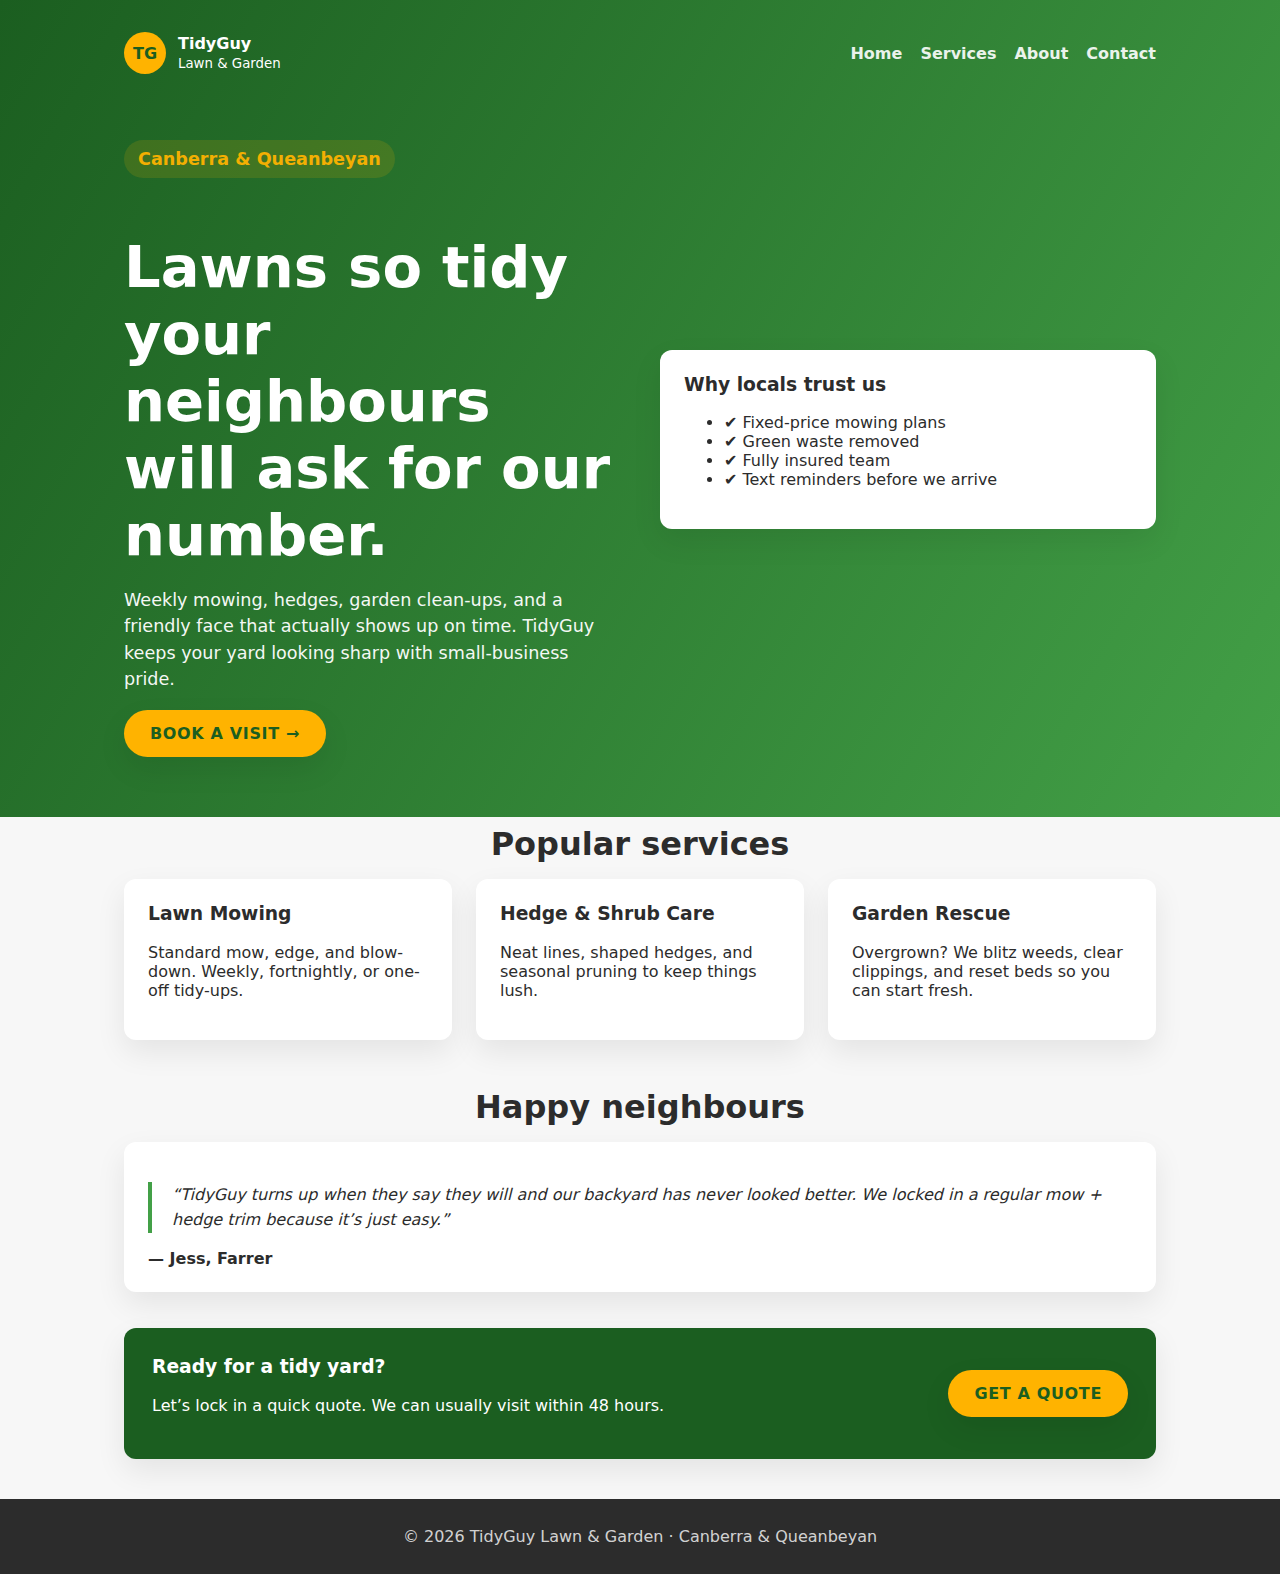
<file: index.html>
<!DOCTYPE html>
<html lang="en">
<head>
  <meta charset="UTF-8">
  <meta name="viewport" content="width=device-width, initial-scale=1.0">
  <title>TidyGuy Lawn Care | Canberra</title>
  <link rel="stylesheet" href="css/style.css">
</head>
<body>
  <header>
    <nav>
      <div class="logo">
        <div class="logo-mark">TG</div>
        <div>
          <strong>TidyGuy</strong><br>
          <small>Lawn & Garden</small>
        </div>
      </div>
      <ul>
        <li><a href="index.html">Home</a></li>
        <li><a href="services.html">Services</a></li>
        <li><a href="about.html">About</a></li>
        <li><a href="contact.html">Contact</a></li>
      </ul>
    </nav>
    <section class="hero">
      <div>
        <p class="badge">Canberra & Queanbeyan</p>
        <h1>Lawns so tidy your neighbours will ask for our number.</h1>
        <p>
          Weekly mowing, hedges, garden clean-ups, and a friendly face that actually shows up on time.
          TidyGuy keeps your yard looking sharp with small-business pride.
        </p>
        <a class="btn" href="contact.html">Book a visit →</a>
      </div>
      <div class="card">
        <h3>Why locals trust us</h3>
        <ul>
          <li>✔ Fixed-price mowing plans</li>
          <li>✔ Green waste removed</li>
          <li>✔ Fully insured team</li>
          <li>✔ Text reminders before we arrive</li>
        </ul>
      </div>
    </section>
  </header>

  <main class="main-overlap">
    <h2 class="section-heading">Popular services</h2>
    <div class="card-grid">
      <div class="card">
        <h3>Lawn Mowing</h3>
        <p>Standard mow, edge, and blow-down. Weekly, fortnightly, or one-off tidy-ups.</p>
      </div>
      <div class="card">
        <h3>Hedge & Shrub Care</h3>
        <p>Neat lines, shaped hedges, and seasonal pruning to keep things lush.</p>
      </div>
      <div class="card">
        <h3>Garden Rescue</h3>
        <p>Overgrown? We blitz weeds, clear clippings, and reset beds so you can start fresh.</p>
      </div>
    </div>

    <h2 class="section-heading">Happy neighbours</h2>
    <div class="card">
      <p class="testimonial">
        “TidyGuy turns up when they say they will and our backyard has never looked better.
        We locked in a regular mow + hedge trim because it’s just easy.”
      </p>
      <strong>— Jess, Farrer</strong>
    </div>

    <div class="cta-strip card" style="margin-top:36px;">
      <div>
        <h3>Ready for a tidy yard?</h3>
        <p>Let’s lock in a quick quote. We can usually visit within 48 hours.</p>
      </div>
      <a class="btn" href="contact.html">Get a quote</a>
    </div>
  </main>

  <footer>
    © <span id="year"></span> TidyGuy Lawn & Garden · Canberra & Queanbeyan
  </footer>

  <script>
    document.getElementById('year').textContent = new Date().getFullYear();
  </script>
</body>
</html>
</file>
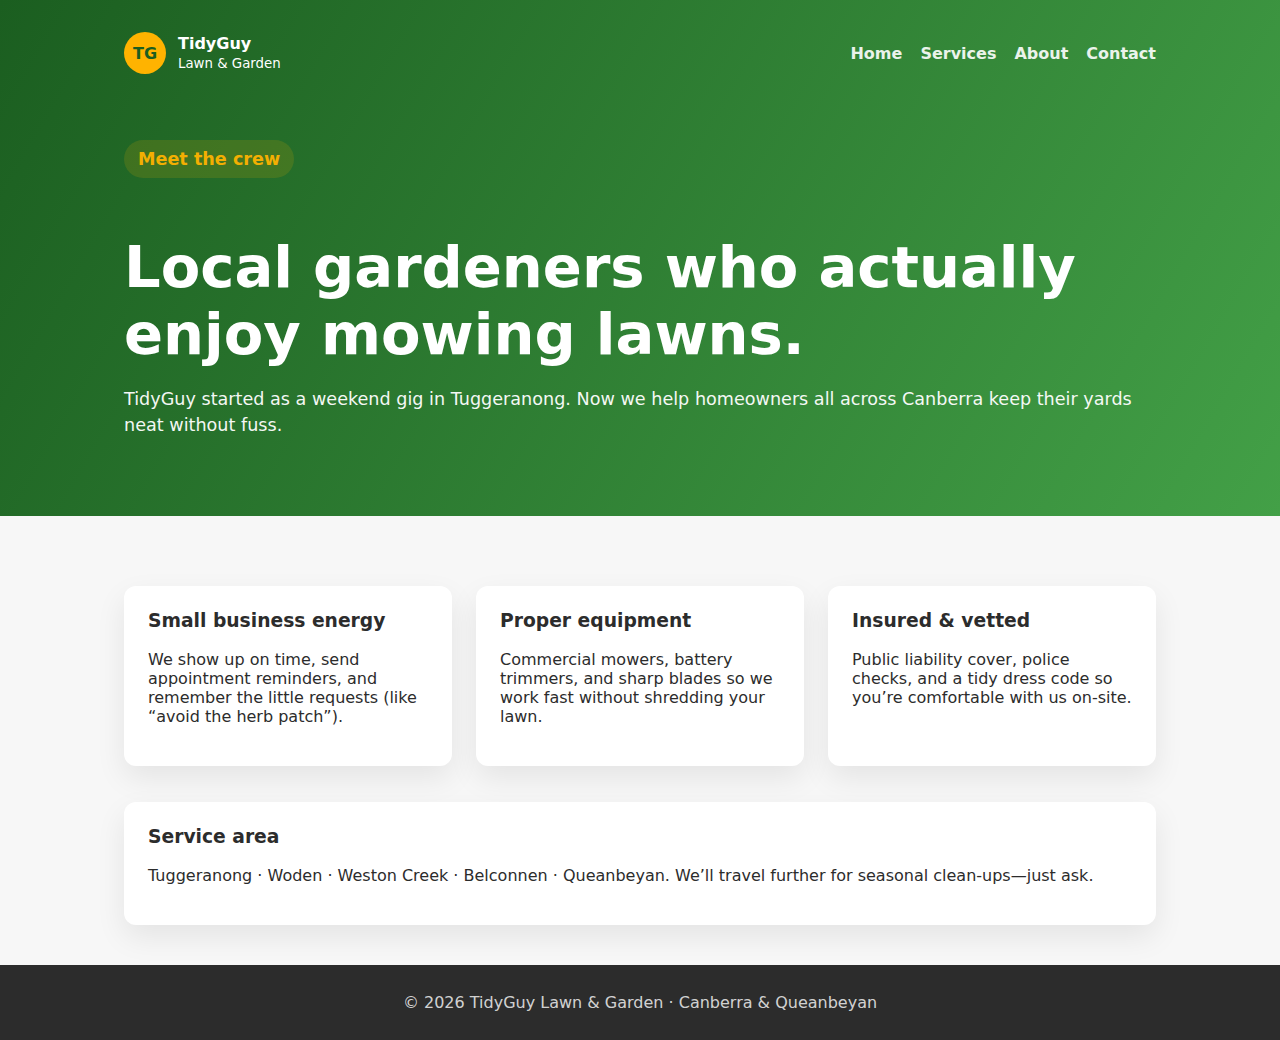
<file: about.html>
<!DOCTYPE html>
<html lang="en">
<head>
  <meta charset="UTF-8">
  <meta name="viewport" content="width=device-width, initial-scale=1.0">
  <title>About TidyGuy</title>
  <link rel="stylesheet" href="css/style.css">
</head>
<body>
  <header>
    <nav>
      <div class="logo">
        <div class="logo-mark">TG</div>
        <div>
          <strong>TidyGuy</strong><br>
          <small>Lawn & Garden</small>
        </div>
      </div>
      <ul>
        <li><a href="index.html">Home</a></li>
        <li><a href="services.html">Services</a></li>
        <li><a href="about.html">About</a></li>
        <li><a href="contact.html">Contact</a></li>
      </ul>
    </nav>
    <section class="hero">
      <div>
        <p class="badge">Meet the crew</p>
        <h1>Local gardeners who actually enjoy mowing lawns.</h1>
        <p>
          TidyGuy started as a weekend gig in Tuggeranong. Now we help homeowners all across Canberra keep their yards neat without fuss.
        </p>
      </div>
    </section>
  </header>

  <main class="page-main">
    <div class="card-grid">
      <div class="card">
        <h3>Small business energy</h3>
        <p>We show up on time, send appointment reminders, and remember the little requests (like “avoid the herb patch”).</p>
      </div>
      <div class="card">
        <h3>Proper equipment</h3>
        <p>Commercial mowers, battery trimmers, and sharp blades so we work fast without shredding your lawn.</p>
      </div>
      <div class="card">
        <h3>Insured & vetted</h3>
        <p>Public liability cover, police checks, and a tidy dress code so you’re comfortable with us on-site.</p>
      </div>
    </div>

    <div class="card" style="margin-top:36px;">
      <h3>Service area</h3>
      <p>Tuggeranong · Woden · Weston Creek · Belconnen · Queanbeyan. We’ll travel further for seasonal clean-ups—just ask.</p>
    </div>
  </main>

  <footer>
    © <span id="year"></span> TidyGuy Lawn & Garden · Canberra & Queanbeyan
  </footer>
  <script>document.getElementById('year').textContent = new Date().getFullYear();</script>
</body>
</html>
</file>
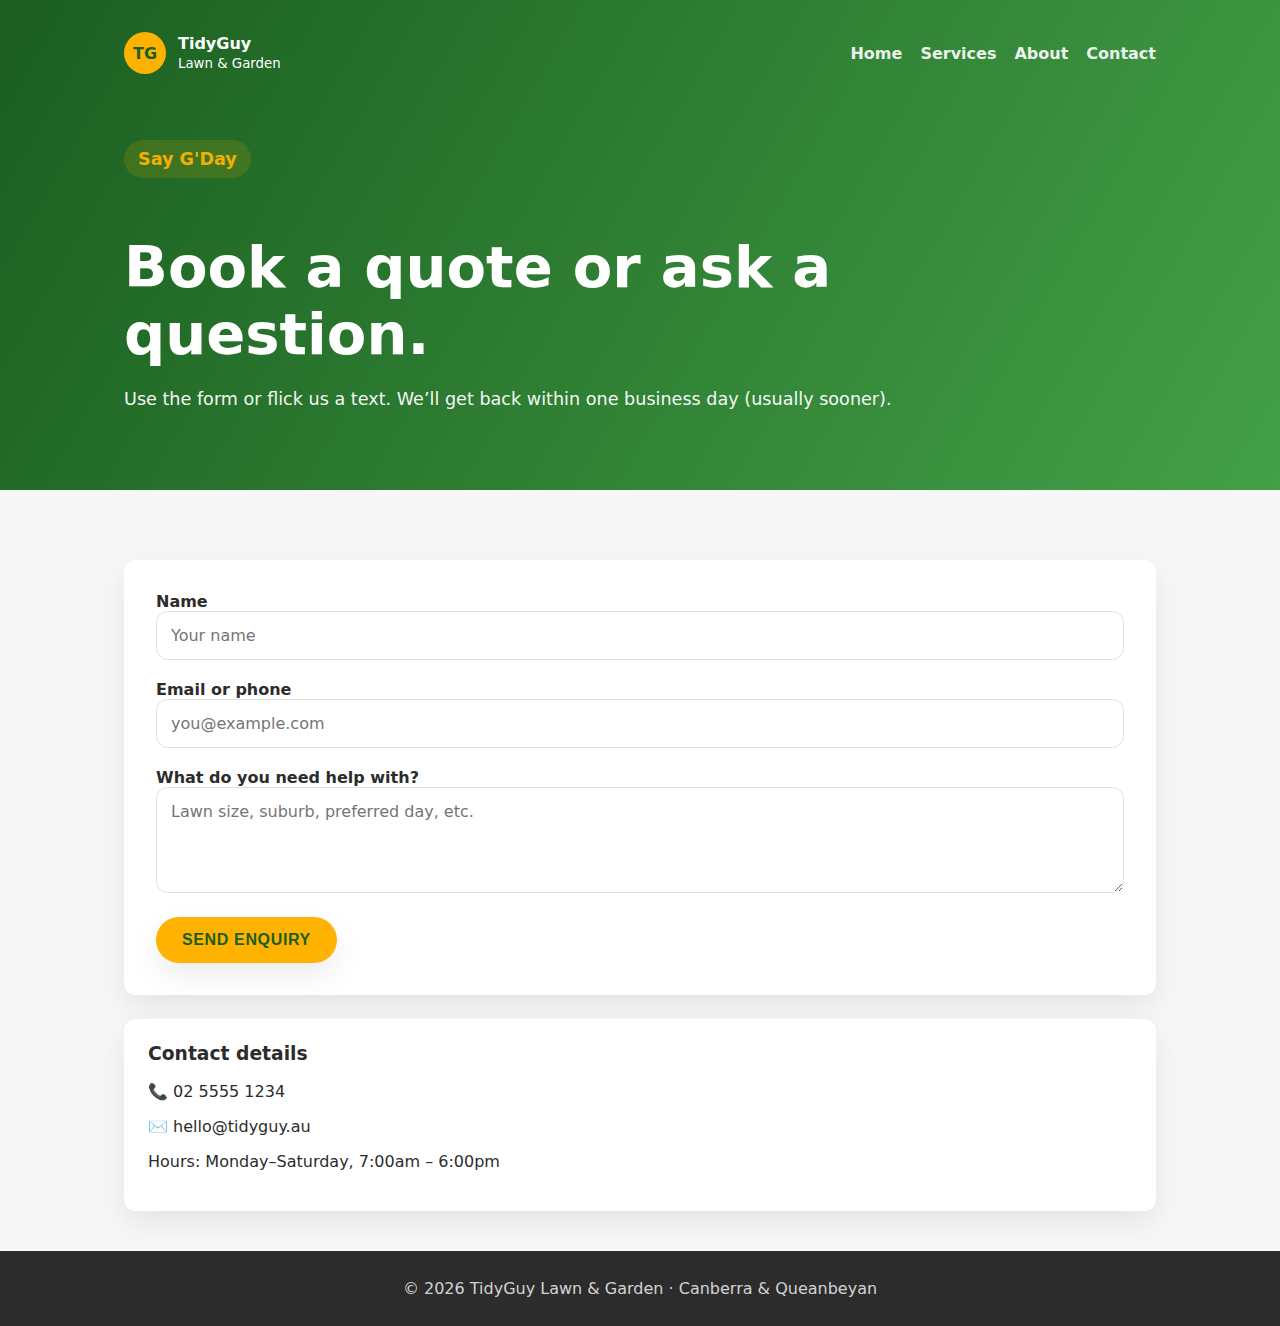
<file: contact.html>
<!DOCTYPE html>
<html lang="en">
<head>
  <meta charset="UTF-8">
  <meta name="viewport" content="width=device-width, initial-scale=1.0">
  <title>Contact TidyGuy</title>
  <link rel="stylesheet" href="css/style.css">
</head>
<body>
  <header>
    <nav>
      <div class="logo">
        <div class="logo-mark">TG</div>
        <div>
          <strong>TidyGuy</strong><br>
          <small>Lawn & Garden</small>
        </div>
      </div>
      <ul>
        <li><a href="index.html">Home</a></li>
        <li><a href="services.html">Services</a></li>
        <li><a href="about.html">About</a></li>
        <li><a href="contact.html">Contact</a></li>
      </ul>
    </nav>
    <section class="hero">
      <div>
        <p class="badge">Say G'Day</p>
        <h1>Book a quote or ask a question.</h1>
        <p>Use the form or flick us a text. We’ll get back within one business day (usually sooner).</p>
      </div>
    </section>
  </header>

  <main class="page-main">
    <div class="card contact-card">
      <div>
        <label for="name">Name</label>
        <input id="name" name="name" type="text" placeholder="Your name">
      </div>
      <div>
        <label for="email">Email or phone</label>
        <input id="email" name="email" type="text" placeholder="you@example.com">
      </div>
      <div>
        <label for="message">What do you need help with?</label>
        <textarea id="message" name="message" rows="4" placeholder="Lawn size, suburb, preferred day, etc."></textarea>
      </div>
      <button class="btn" type="button">Send enquiry</button>
    </div>

    <div class="card" style="margin-top:24px;">
      <h3>Contact details</h3>
      <p>📞 02 5555 1234</p>
      <p>✉️ hello@tidyguy.au</p>
      <p>Hours: Monday–Saturday, 7:00am – 6:00pm</p>
    </div>
  </main>

  <footer>
    © <span id="year"></span> TidyGuy Lawn & Garden · Canberra & Queanbeyan
  </footer>
  <script>document.getElementById('year').textContent = new Date().getFullYear();</script>
</body>
</html>
</file>
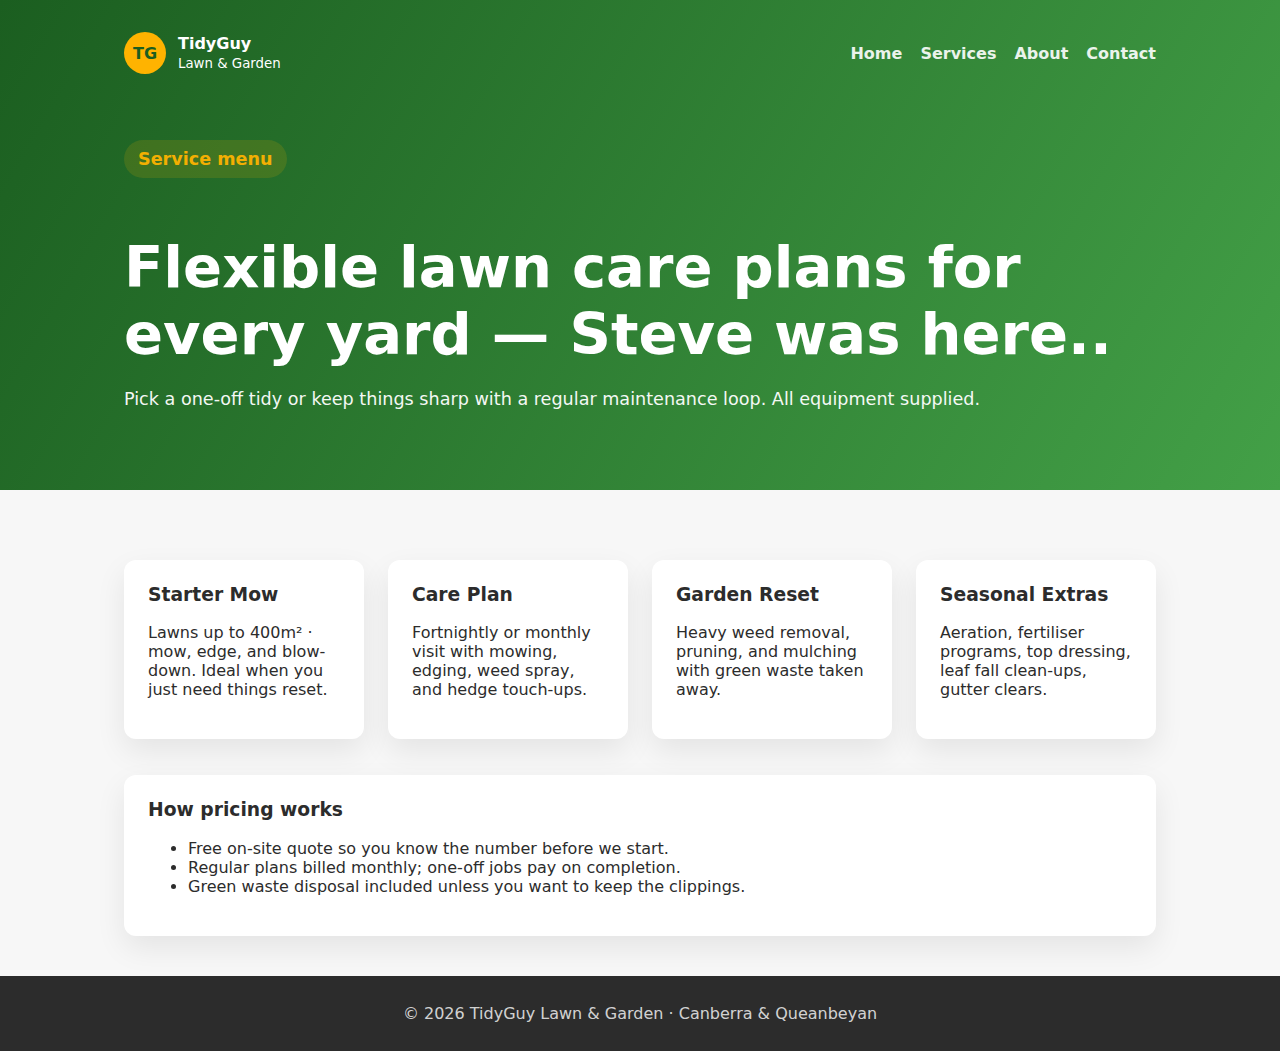
<file: services.html>
<!DOCTYPE html>
<html lang="en">
<head>
  <meta charset="UTF-8">
  <meta name="viewport" content="width=device-width, initial-scale=1.0">
  <title>Services | TidyGuy Lawn Care</title>
  <link rel="stylesheet" href="css/style.css">
</head>
<body>
  <header>
    <nav>
      <div class="logo">
        <div class="logo-mark">TG</div>
        <div>
          <strong>TidyGuy</strong><br>
          <small>Lawn & Garden</small>
        </div>
      </div>
      <ul>
        <li><a href="index.html">Home</a></li>
        <li><a href="services.html">Services</a></li>
        <li><a href="about.html">About</a></li>
        <li><a href="contact.html">Contact</a></li>
      </ul>
    </nav>
    <section class="hero">
      <div>
        <p class="badge">Service menu</p>
        <h1>Flexible lawn care plans for every yard — Steve was here..</h1>
        <p>Pick a one-off tidy or keep things sharp with a regular maintenance loop. All equipment supplied.</p>
      </div>
    </section>
  </header>

  <main class="page-main">
    <div class="card-grid">
      <div class="card">
        <h3>Starter Mow</h3>
        <p>
          Lawns up to 400m² · mow, edge, and blow-down.
          Ideal when you just need things reset.
        </p>
      </div>
      <div class="card">
        <h3>Care Plan</h3>
        <p>
          Fortnightly or monthly visit with mowing, edging, weed spray, and hedge touch-ups.
        </p>
      </div>
      <div class="card">
        <h3>Garden Reset</h3>
        <p>
          Heavy weed removal, pruning, and mulching with green waste taken away.
        </p>
      </div>
      <div class="card">
        <h3>Seasonal Extras</h3>
        <p>
          Aeration, fertiliser programs, top dressing, leaf fall clean-ups, gutter clears.
        </p>
      </div>
    </div>

    <div class="card" style="margin-top:36px;">
      <h3>How pricing works</h3>
      <ul>
        <li>Free on-site quote so you know the number before we start.</li>
        <li>Regular plans billed monthly; one-off jobs pay on completion.</li>
        <li>Green waste disposal included unless you want to keep the clippings.</li>
      </ul>
    </div>
  </main>

  <footer>
    © <span id="year"></span> TidyGuy Lawn & Garden · Canberra & Queanbeyan
  </footer>
  <script>document.getElementById('year').textContent = new Date().getFullYear();</script>
</body>
</html>
</file>
<file: css/style.css>
:root {
  --primary-green: #1b5e20;
  --accent-green: #43a047;
  --sunshine: #ffb300;
  --charcoal: #2c2c2c;
  --smoke: #f7f7f7;
  --white: #ffffff;
  --radius: 12px;
  --shadow: 0 12px 30px rgba(0, 0, 0, 0.08);
}

* {
  box-sizing: border-box;
}

body {
  font-family: 'Inter', 'Segoe UI', system-ui, -apple-system, sans-serif;
  margin: 0;
  color: var(--charcoal);
  background: var(--smoke);
}

a {
  color: inherit;
  text-decoration: none;
}

header {
  background: linear-gradient(120deg, var(--primary-green), var(--accent-green));
  color: var(--white);
  padding: 32px 0 60px;
  position: relative;
  overflow: hidden;
}

nav {
  max-width: 1080px;
  margin: 0 auto;
  padding: 0 24px;
  display: flex;
  align-items: center;
  justify-content: space-between;
}

.logo {
  display: flex;
  align-items: center;
  gap: 12px;
}

.logo-mark {
  width: 42px;
  height: 42px;
  border-radius: 50%;
  background: var(--sunshine);
  display: grid;
  place-items: center;
  font-weight: 700;
  color: var(--primary-green);
}

nav ul {
  list-style: none;
  display: flex;
  gap: 18px;
  margin: 0;
  padding: 0;
}

nav a {
  font-weight: 600;
  opacity: 0.9;
}

.hero {
  max-width: 1080px;
  margin: 48px auto 0;
  padding: 0 24px;
  display: grid;
  grid-template-columns: repeat(auto-fit, minmax(280px, 1fr));
  gap: 40px;
  align-items: center;
}

.hero h1 {
  font-size: clamp(2.4rem, 5vw, 3.6rem);
  margin-bottom: 16px;
}

.hero p {
  font-size: 1.1rem;
  line-height: 1.5;
  opacity: 0.95;
}

.hero .card {
  color: var(--charcoal);
}

.btn {
  display: inline-flex;
  align-items: center;
  justify-content: center;
  gap: 10px;
  padding: 14px 26px;
  border-radius: 999px;
  font-weight: 600;
  font-size: 1rem;
  text-transform: uppercase;
  letter-spacing: 0.04em;
  background: var(--sunshine);
  color: var(--primary-green);
  box-shadow: var(--shadow);
  border: none;
  cursor: pointer;
  transition: transform 0.15s ease, box-shadow 0.2s ease, filter 0.2s ease;
}

.btn:hover {
  filter: brightness(0.98);
  transform: translateY(-1px);
}

.btn:active {
  transform: translateY(0);
}

.btn:focus-visible {
  outline: 3px solid rgba(67, 160, 71, 0.45);
  outline-offset: 2px;
}

main {
  max-width: 1080px;
  margin: 0 auto 40px;
  padding: 0 24px;
}

main.main-overlap {
  margin-top: -40px;
}
main.page-main {
  margin-top: 70px;
}


.card-grid {
  display: grid;
  grid-template-columns: repeat(auto-fit, minmax(240px, 1fr));
  gap: 24px;
}

.card {
  background: var(--white);
  border-radius: var(--radius);
  padding: 24px;
  box-shadow: var(--shadow);
}

.card h3 {
  margin-top: 0;
}

.service-area-card {
  margin-top: 36px;
}

.badge {
  display: inline-block;
  padding: 6px 14px;
  border-radius: 999px;
  font-size: 0.85rem;
  font-weight: 600;
  background: rgba(255, 179, 0, 0.15);
  color: var(--sunshine);
}

.section-heading {
  font-size: 2rem;
  margin: 48px 0 16px;
  text-align: center;
}

.testimonial {
  border-left: 4px solid var(--accent-green);
  padding-left: 20px;
  font-style: italic;
  line-height: 1.6;
}

.cta-strip {
  background: var(--primary-green);
  color: var(--white);
  border-radius: var(--radius);
  padding: 28px;
  display: flex;
  justify-content: space-between;
  align-items: center;
  flex-wrap: wrap;
  gap: 18px;
}

footer {
  background: var(--charcoal);
  color: rgba(255, 255, 255, 0.8);
  text-align: center;
  padding: 28px 24px;
}

.contact-card {
  background: var(--white);
  border-radius: var(--radius);
  padding: 32px;
  box-shadow: var(--shadow);
  display: grid;
  gap: 20px;
}

.contact-card label {
  font-weight: 600;
}

.contact-card input,
.contact-card textarea {
  width: 100%;
  padding: 14px;
  border-radius: var(--radius);
  border: 1px solid #e0e0e0;
  font: inherit;
}

.contact-card .btn {
  justify-self: start;
}

@media (max-width: 640px) {
  nav ul {
    flex-wrap: wrap;
    justify-content: center;
  }

  .hero {
    text-align: center;
  }
}
</file>
